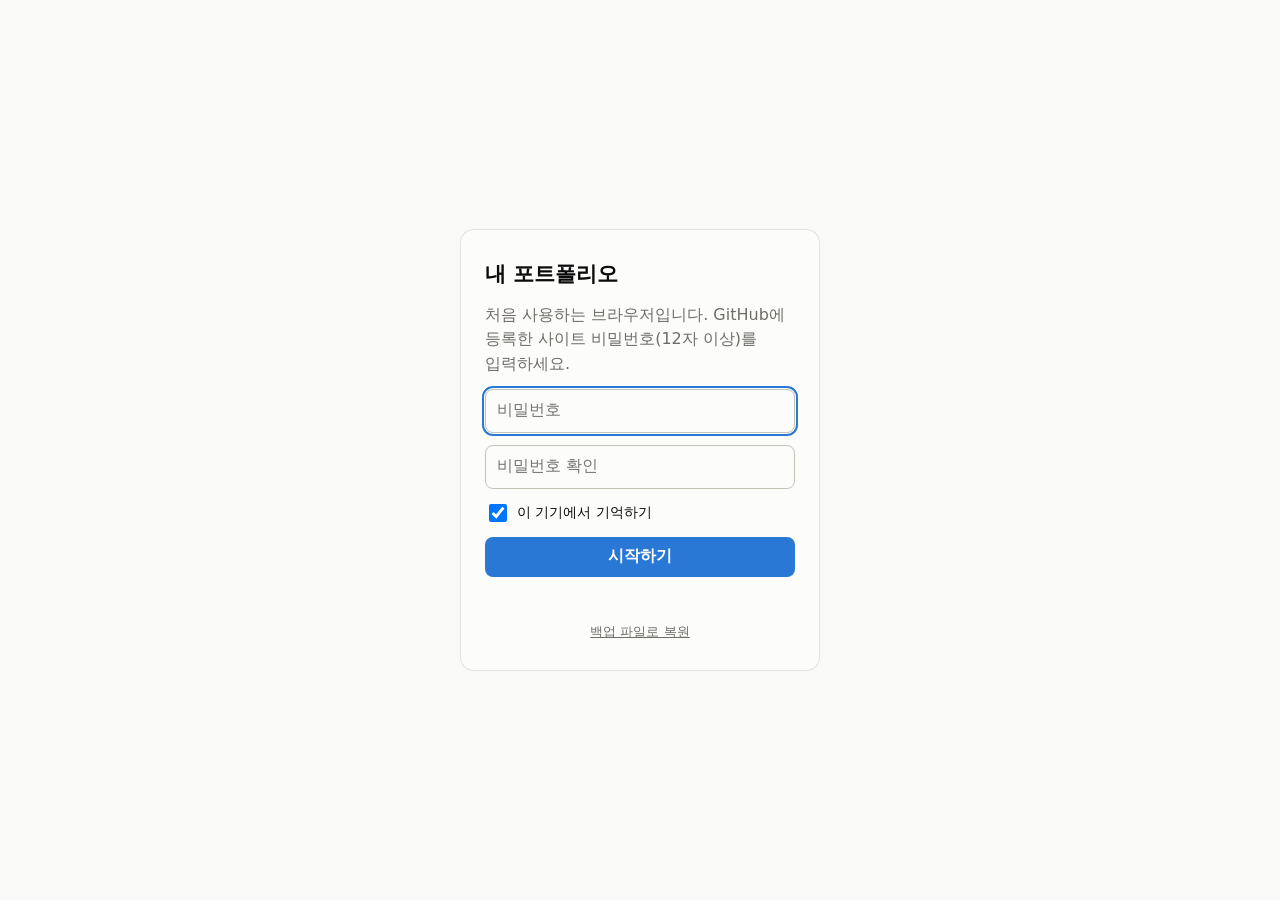
<file: index.html>
<!doctype html>
<html lang="ko">
<head>
<meta charset="utf-8">
<meta name="viewport" content="width=device-width, initial-scale=1, viewport-fit=cover">
<meta name="robots" content="noindex, nofollow">
<meta name="referrer" content="no-referrer">
<meta http-equiv="Content-Security-Policy" content="default-src 'none'; script-src 'self'; style-src 'self' 'unsafe-inline'; img-src 'self' data:; manifest-src 'self'; connect-src 'self' https://scanner.tradingview.com https://api.coinbase.com https://api.github.com https://mdd-live.worship3r.workers.dev; base-uri 'none'; form-action 'none'">
<title>내 포트폴리오</title>
<link rel="icon" href="data:image/svg+xml,%3Csvg xmlns='http://www.w3.org/2000/svg' viewBox='0 0 32 32'%3E%3Crect width='32' height='32' rx='7' fill='%232a78d6'/%3E%3Cpath d='M8 21l5-6 4 3 7-9' stroke='white' stroke-width='2.5' fill='none' stroke-linecap='round' stroke-linejoin='round'/%3E%3C/svg%3E">
<link rel="manifest" href="manifest.webmanifest?v=d44f17c1">
<link rel="apple-touch-icon" href="apple-touch-icon.png">
<meta name="theme-color" content="#f9f9f7">
<meta name="mobile-web-app-capable" content="yes">
<meta name="apple-mobile-web-app-capable" content="yes">
<meta name="apple-mobile-web-app-title" content="포트폴리오">
<link rel="stylesheet" href="styles.css?v=d44f17c1">
</head>
<body>
<section id="lock" class="lock">
  <form id="lockForm" class="lock-card" autocomplete="on" hidden>
    <h1>내 포트폴리오</h1>
    <p id="lockHint" class="muted"></p>
    <input id="pw" type="password" placeholder="비밀번호" autocomplete="current-password" aria-label="비밀번호" required>
    <input id="pw2" type="password" placeholder="비밀번호 확인" autocomplete="new-password" aria-label="비밀번호 확인" hidden>
    <label class="chk"><input id="remember" type="checkbox" checked>이 기기에서 기억하기</label>
    <button id="lockBtn" class="btn primary" type="submit">열기</button>
    <p id="lockErr" class="err" role="alert"></p>
    <label id="restoreWrap" class="linkish" hidden>백업 파일로 복원<input id="restoreFile" type="file" accept=".json,application/json" hidden></label>
  </form>
</section>

<div id="app" hidden>
  <header class="top">
    <div class="top-row">
      <strong class="brand">내 포트폴리오</strong>
      <div class="top-right">
        <span id="fxBadge" class="fx"></span>
        <div class="seg" role="group" aria-label="표시 통화">
          <button data-act="cur" data-v="KRW">₩ 원화</button>
          <button data-act="cur" data-v="USD">$ 달러</button>
        </div>
        <button id="setBtn" class="btn ghost icon-btn" data-act="tab" data-v="set" title="설정" aria-label="설정"><svg viewBox="0 0 24 24" width="19" height="19" aria-hidden="true" fill="none" stroke="currentColor" stroke-width="1.9" stroke-linecap="round" stroke-linejoin="round"><circle cx="12" cy="12" r="3.2"/><path d="M19.4 15a1.7 1.7 0 0 0 .3 1.9l.1.1a2 2 0 1 1-2.8 2.8l-.1-.1a1.7 1.7 0 0 0-1.9-.3 1.7 1.7 0 0 0-1 1.5V21a2 2 0 1 1-4 0v-.1a1.7 1.7 0 0 0-1.1-1.6 1.7 1.7 0 0 0-1.9.3l-.1.1a2 2 0 1 1-2.8-2.8l.1-.1a1.7 1.7 0 0 0 .3-1.9 1.7 1.7 0 0 0-1.5-1H3a2 2 0 1 1 0-4h.1a1.7 1.7 0 0 0 1.6-1.1 1.7 1.7 0 0 0-.3-1.9l-.1-.1a2 2 0 1 1 2.8-2.8l.1.1a1.7 1.7 0 0 0 1.9.3H9a1.7 1.7 0 0 0 1-1.5V3a2 2 0 1 1 4 0v.1a1.7 1.7 0 0 0 1 1.5 1.7 1.7 0 0 0 1.9-.3l.1-.1a2 2 0 1 1 2.8 2.8l-.1.1a1.7 1.7 0 0 0-.3 1.9V9a1.7 1.7 0 0 0 1.5 1H21a2 2 0 1 1 0 4h-.1a1.7 1.7 0 0 0-1.5 1z"/></svg></button>
        <button class="btn ghost" data-act="lock" title="잠그고 이 기기의 기억을 해제합니다">잠금</button>
      </div>
    </div>
    <nav id="tabs" class="tabs" aria-label="메뉴"></nav>
  </header>
  <div id="banner"></div>
  <main id="main"></main>
</div>
<dialog id="dlg"></dialog>
<script src="app.js?v=d44f17c1"></script>
</body>
</html>
</file>
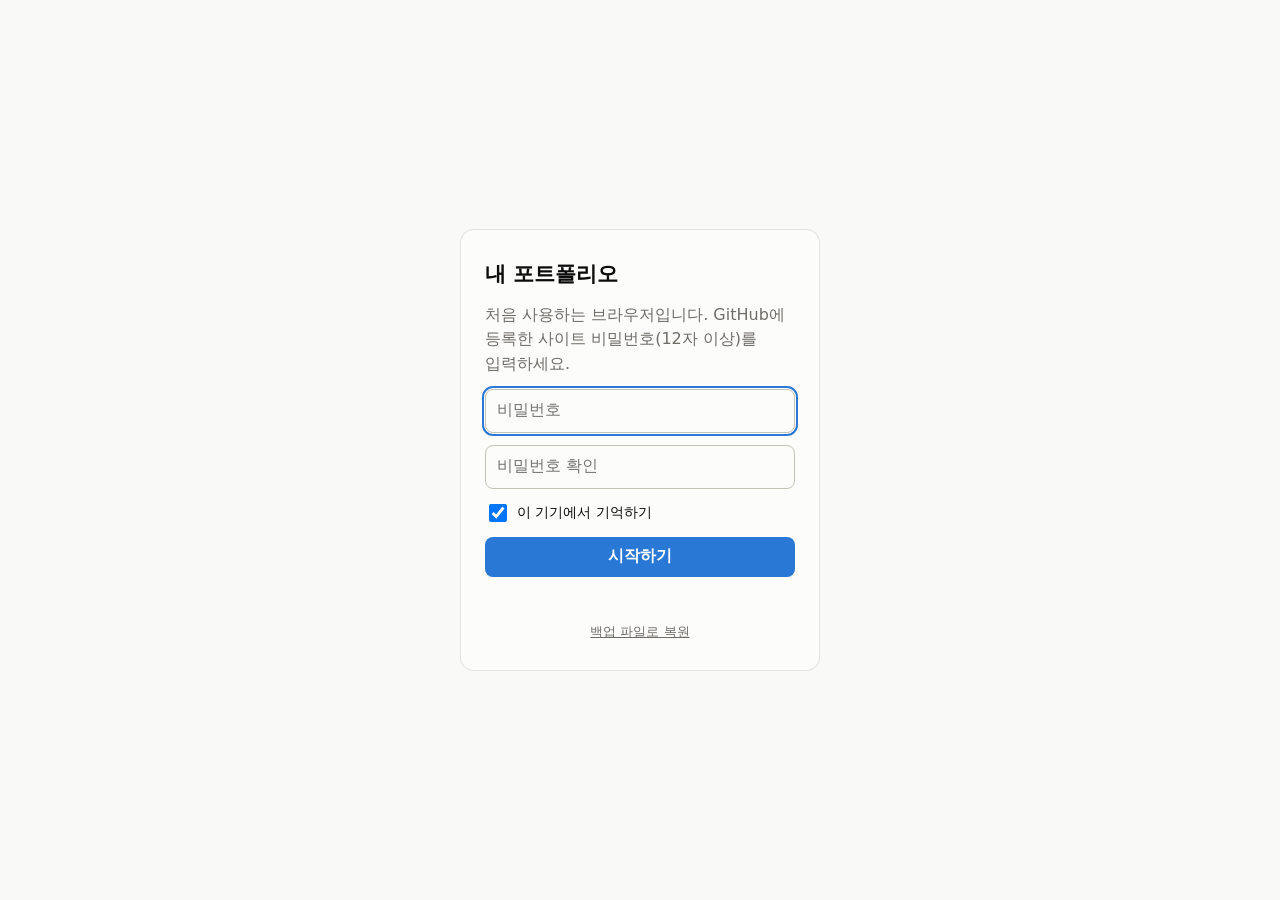
<file: trade/index.html>
<!doctype html>
<html lang="ko">
<head>
<base href="../">
<meta charset="utf-8">
<meta name="viewport" content="width=device-width, initial-scale=1, viewport-fit=cover">
<meta name="robots" content="noindex, nofollow">
<meta name="referrer" content="no-referrer">
<meta http-equiv="Content-Security-Policy" content="default-src 'none'; script-src 'self'; style-src 'self' 'unsafe-inline'; img-src 'self' data:; manifest-src 'self'; connect-src 'self' https://scanner.tradingview.com https://api.coinbase.com https://api.github.com https://mdd-live.worship3r.workers.dev; base-uri 'self'; form-action 'none'">
<title>거래 기록</title>
<link rel="icon" href="data:image/svg+xml,%3Csvg xmlns='http://www.w3.org/2000/svg' viewBox='0 0 32 32'%3E%3Crect width='32' height='32' rx='7' fill='%232a78d6'/%3E%3Cpath d='M8 21l5-6 4 3 7-9' stroke='white' stroke-width='2.5' fill='none' stroke-linecap='round' stroke-linejoin='round'/%3E%3C/svg%3E">
<link rel="manifest" href="trade/manifest.webmanifest?v=d44f17c1">
<link rel="apple-touch-icon" href="apple-touch-icon.png">
<meta name="theme-color" content="#f9f9f7">
<meta name="mobile-web-app-capable" content="yes">
<meta name="apple-mobile-web-app-capable" content="yes">
<meta name="apple-mobile-web-app-title" content="거래 기록">
<link rel="stylesheet" href="styles.css?v=d44f17c1">
</head>
<body>
<section id="lock" class="lock">
  <form id="lockForm" class="lock-card" autocomplete="on" hidden>
    <h1>내 포트폴리오</h1>
    <p id="lockHint" class="muted"></p>
    <input id="pw" type="password" placeholder="비밀번호" autocomplete="current-password" aria-label="비밀번호" required>
    <input id="pw2" type="password" placeholder="비밀번호 확인" autocomplete="new-password" aria-label="비밀번호 확인" hidden>
    <label class="chk"><input id="remember" type="checkbox" checked>이 기기에서 기억하기</label>
    <button id="lockBtn" class="btn primary" type="submit">열기</button>
    <p id="lockErr" class="err" role="alert"></p>
    <label id="restoreWrap" class="linkish" hidden>백업 파일로 복원<input id="restoreFile" type="file" accept=".json,application/json" hidden></label>
  </form>
</section>

<div id="app" hidden>
  <header class="top">
    <div class="top-row">
      <strong class="brand">내 포트폴리오</strong>
      <div class="top-right">
        <span id="fxBadge" class="fx"></span>
        <div class="seg" role="group" aria-label="표시 통화">
          <button data-act="cur" data-v="KRW">₩ 원화</button>
          <button data-act="cur" data-v="USD">$ 달러</button>
        </div>
        <button id="setBtn" class="btn ghost icon-btn" data-act="tab" data-v="set" title="설정" aria-label="설정"><svg viewBox="0 0 24 24" width="19" height="19" aria-hidden="true" fill="none" stroke="currentColor" stroke-width="1.9" stroke-linecap="round" stroke-linejoin="round"><circle cx="12" cy="12" r="3.2"/><path d="M19.4 15a1.7 1.7 0 0 0 .3 1.9l.1.1a2 2 0 1 1-2.8 2.8l-.1-.1a1.7 1.7 0 0 0-1.9-.3 1.7 1.7 0 0 0-1 1.5V21a2 2 0 1 1-4 0v-.1a1.7 1.7 0 0 0-1.1-1.6 1.7 1.7 0 0 0-1.9.3l-.1.1a2 2 0 1 1-2.8-2.8l.1-.1a1.7 1.7 0 0 0 .3-1.9 1.7 1.7 0 0 0-1.5-1H3a2 2 0 1 1 0-4h.1a1.7 1.7 0 0 0 1.6-1.1 1.7 1.7 0 0 0-.3-1.9l-.1-.1a2 2 0 1 1 2.8-2.8l.1.1a1.7 1.7 0 0 0 1.9.3H9a1.7 1.7 0 0 0 1-1.5V3a2 2 0 1 1 4 0v.1a1.7 1.7 0 0 0 1 1.5 1.7 1.7 0 0 0 1.9-.3l.1-.1a2 2 0 1 1 2.8 2.8l-.1.1a1.7 1.7 0 0 0-.3 1.9V9a1.7 1.7 0 0 0 1.5 1H21a2 2 0 1 1 0 4h-.1a1.7 1.7 0 0 0-1.5 1z"/></svg></button>
        <button class="btn ghost" data-act="lock" title="잠그고 이 기기의 기억을 해제합니다">잠금</button>
      </div>
    </div>
    <nav id="tabs" class="tabs" aria-label="메뉴"></nav>
  </header>
  <div id="banner"></div>
  <main id="main"></main>
</div>
<dialog id="dlg"></dialog>
<script src="app.js?v=d44f17c1"></script>
</body>
</html>
</file>
<file: styles.css>
:root{
  color-scheme:light;
  --page:#f9f9f7;--card:#fcfcfb;--ink:#0b0b0b;--ink2:#52514e;--muted:#6f6d68;
  --grid:#e1e0d9;--axis:#c3c2b7;--line:rgba(11,11,11,.10);--wash:rgba(11,11,11,.05);
  --growth:#2a78d6;--dividend:#eb6834;--cash:#1baf7a;
  --up:#d03b3b;--down:#2a78d6;
  --good:#006300;--warn:#8a5a00;--bad:#d03b3b;
  --warn-bg:#fdf3dc;--bad-bg:#fbe9e9;--good-bg:#e6f4e6;
  --c1:#2a78d6;--c2:#eb6834;--c3:#1baf7a;--c4:#eda100;--c5:#e87ba4;--c6:#008300;--c7:#6250d6;--c8:#e34948;
}
@media (prefers-color-scheme:dark){
  :root{
    color-scheme:dark;
    --page:#0d0d0d;--card:#1a1a19;--ink:#f0efec;--ink2:#c3c2b7;--muted:#9a9890;
    --grid:#2c2c2a;--axis:#383835;--line:rgba(255,255,255,.10);--wash:rgba(255,255,255,.07);
    --growth:#3987e5;--dividend:#d95926;--cash:#199e70;
    --up:#e66767;--down:#5598e7;
    --good:#0ca30c;--warn:#fab219;--bad:#e66767;
    --warn-bg:#352a12;--bad-bg:#3a1e1e;--good-bg:#16301a;
    --c1:#3987e5;--c2:#d95926;--c3:#199e70;--c4:#c98500;--c5:#d55181;--c6:#008300;--c7:#9085e9;--c8:#e66767;
  }
}
*{box-sizing:border-box}
html{-webkit-text-size-adjust:100%}
body{margin:0;background:var(--page);color:var(--ink);font:16px/1.55 system-ui,-apple-system,"Segoe UI","Apple SD Gothic Neo","Malgun Gothic",sans-serif;word-break:keep-all}
[hidden]{display:none!important}
h1,h2,h3,p{margin:0}
.muted{color:var(--muted)}.small{font-size:14px}.err{color:var(--bad);min-height:1.5em;font-size:14px}
.up{color:var(--up)}.down{color:var(--down)}
.num{font-variant-numeric:tabular-nums;text-align:right;white-space:nowrap}

.lock{min-height:100dvh;display:grid;place-items:center;padding:16px}
.lock-card{width:min(360px,100%);display:grid;gap:12px;background:var(--card);border:1px solid var(--line);border-radius:14px;padding:28px 24px}
.lock-card h1{font-size:21px}
.linkish{color:var(--muted);font-size:13px;text-align:center;cursor:pointer;text-decoration:underline}
input,select,textarea{width:100%;min-height:44px;padding:8px 11px;border:1px solid var(--axis);border-radius:8px;background:var(--card);color:var(--ink);font:inherit;font-size:16px}
textarea{min-height:88px;resize:vertical}
input:focus-visible,select:focus-visible,textarea:focus-visible,button:focus-visible,a:focus-visible{outline:2px solid var(--accent);outline-offset:1px}

.btn{min-height:40px;padding:0 14px;border-radius:8px;border:1px solid var(--line);background:var(--card);color:var(--ink);font:inherit;font-weight:600;cursor:pointer;white-space:nowrap}
.btn:hover{background:var(--wash)}
.btn.primary{background:var(--accent);border-color:transparent;color:#fff}
.btn.primary:hover{filter:brightness(.94);background:var(--accent)}
.btn.ghost{background:none}
.btn.danger{color:var(--bad)}
.btn.sm{min-height:36px;padding:0 12px;font-size:14px;font-weight:500}
.btn[disabled]{opacity:.55;cursor:wait}

.top{position:sticky;top:0;z-index:20;background:var(--page);border-bottom:1px solid var(--line);padding:10px max(16px,calc((100vw - 1120px)/2)) 0;padding-top:max(10px,env(safe-area-inset-top))}
.top-row{display:flex;justify-content:space-between;align-items:center;gap:10px;flex-wrap:wrap}
.brand{font-size:17px}
.top-right{display:flex;align-items:center;gap:8px;flex-wrap:wrap}
.fx{font-size:14px;color:var(--ink2);font-variant-numeric:tabular-nums}
.fx .dot{display:inline-block;width:7px;height:7px;border-radius:50%;background:var(--muted);margin-right:5px}
.fx .dot.on{background:var(--cash)}
.seg{display:inline-flex;border:1px solid var(--line);border-radius:8px;overflow:hidden;background:var(--card)}
.seg button{min-height:36px;padding:0 11px;border:0;background:none;color:var(--ink2);font:inherit;font-size:14px;cursor:pointer;white-space:nowrap}
.seg button.on{background:var(--ink);color:var(--page);font-weight:600}
@media (max-width:520px){.top-right{width:100%;justify-content:space-between;flex-wrap:nowrap}.fx .pair{display:none}.fx{white-space:nowrap}}
.suggest{display:grid;border:1px solid var(--axis);border-radius:8px;overflow:hidden;margin-top:-6px;max-height:264px;overflow-y:auto}
.suggest button{display:flex;justify-content:space-between;align-items:center;gap:12px;min-height:44px;padding:6px 11px;border:0;border-bottom:1px solid var(--grid);background:var(--card);color:var(--ink);font:inherit;font-size:14px;text-align:left;cursor:pointer}
.suggest button:last-child{border-bottom:0}
.suggest button:hover{background:var(--wash)}
.chart text.val{fill:var(--ink2);font-size:12.5px;font-weight:600;paint-order:stroke;stroke:var(--card);stroke-width:3px;stroke-linejoin:round}
.chart text.total{fill:var(--ink);font-size:17px;font-weight:700}
.stepper{display:inline-flex;align-items:center;gap:2px;font-size:13.5px;white-space:nowrap}
.stepper button{width:36px;height:36px;border:0;border-radius:8px;background:none;color:var(--ink);font:inherit;font-size:20px;line-height:1;cursor:pointer}
.stepper button:hover:not([disabled]){background:var(--wash)}
.stepper button[disabled]{color:var(--axis);cursor:default}
.keys{display:flex;flex-wrap:wrap;gap:4px 14px;margin-top:6px;font-size:14px;color:var(--ink2)}
.key{display:inline-flex;align-items:center;gap:6px}
.key i{display:block;width:14px;height:3px;border-radius:2px}
.key i.area{height:10px;border-radius:3px;opacity:.6}
.donut{display:grid;grid-template-columns:minmax(0,180px) minmax(0,1fr);gap:16px;align-items:center}
.donut .chart svg{max-width:200px;margin:0 auto}
.alloc{list-style:none;margin:0;padding:0;font-size:14.5px}
.alloc li{display:flex;align-items:center;gap:8px;padding:5px 0;border-bottom:1px solid var(--grid)}
.alloc li:last-child{border-bottom:0}
.alloc i{width:10px;height:10px;border-radius:3px;flex:none}
.alloc .n{flex:1;min-width:0;overflow:hidden;text-overflow:ellipsis;white-space:nowrap}
.movers{display:grid;grid-template-columns:repeat(2,minmax(0,1fr));gap:12px 24px}
@media (max-width:699px){.movers{grid-template-columns:minmax(0,1fr)}}
.mover-title{font-size:14.5px;font-weight:600;color:var(--ink2);margin-bottom:2px}
.mover-rank{width:22px;padding-right:0;color:var(--muted);font-variant-numeric:tabular-nums}
.acct-bar{max-width:100%;overflow-x:auto;scrollbar-width:none}
.acct-bar::-webkit-scrollbar{display:none}
.tabs{display:flex;gap:2px;overflow-x:auto;margin-top:6px;scrollbar-width:none}
.tabs::-webkit-scrollbar{display:none}
.tabs button{padding:9px 12px;border:0;background:none;color:var(--ink2);font:inherit;cursor:pointer;border-bottom:2px solid transparent;white-space:nowrap}
.tabs button.on{color:var(--ink);font-weight:700;border-color:var(--ink)}

main{max-width:1152px;margin:0 auto;padding:16px 16px 56px;display:grid;gap:14px}
#banner{max-width:1152px;margin:0 auto;padding:0 16px}
.notice{margin-top:12px;padding:10px 13px;border-radius:9px;font-size:14px;background:var(--warn-bg);display:flex;gap:10px;justify-content:space-between;align-items:center;flex-wrap:wrap}
.grid{display:grid;gap:14px;grid-template-columns:repeat(12,minmax(0,1fr))}
.c12{grid-column:span 12}.c8{grid-column:span 8}.c7{grid-column:span 7}.c6{grid-column:span 6}.c5{grid-column:span 5}.c4{grid-column:span 4}
/* 폴드8 펼침(4:3): 두 열 사이 간격이 화면 중앙 접힘선에 오도록 같은 너비로 나눕니다. */
@media (min-width:700px) and (max-width:1180px){.c8,.c7,.c6,.c5,.c4{grid-column:span 6}}
@media (max-width:699px){.c8,.c7,.c6,.c5,.c4{grid-column:span 12}}
@media (min-width:700px){.hero{display:flex;justify-content:space-between;align-items:flex-end;gap:12px 24px;flex-wrap:wrap}.hero .hero-sub{margin-top:0}}
@media (min-width:900px){
  .top{display:flex;align-items:center;gap:14px;padding-top:6px}
  .top-row{display:contents}
  .brand{order:1;white-space:nowrap}
  .tabs{order:2;flex:1;min-width:0;margin-top:0}
  .top-right{order:3;flex-wrap:nowrap}
}
@media (min-width:900px) and (max-width:1080px){.fx .pair,.fx .muted{display:none}.tabs button{padding:9px 9px}}
/* 폴드8 닫힘(16:10): 폭은 넓고 높이가 낮아 상단과 카드를 압축합니다. */
@media (max-width:520px){
  .brand{display:none}
  .top{padding:6px 12px 0}
  .tabs{margin-top:2px;justify-content:space-between}
  .tabs button{padding:8px 6px;font-size:15px}
  main{padding:10px 12px 40px;gap:10px}
  #banner{padding:0 12px}
  .notice{margin-top:10px;padding:8px 11px;font-size:14px}
  .grid{gap:10px}
  .card{padding:13px}
  .card-head{margin-bottom:9px}
  .table-wrap{margin:0 -13px;padding:0 13px}
  .hero-val{font-size:30px}
  .hero-sub{gap:3px 14px;margin-top:6px;font-size:13px}
  .stat .v{font-size:18px}
  .bigpct{font-size:28px}
  .meter{margin:26px 0 6px}
  .stat-row{gap:9px 12px;grid-template-columns:repeat(2,minmax(0,1fr))}
  table{font-size:14.5px}
  th{padding:5px 6px}td{padding:8px 6px}
  .hide-s{display:none}
  .donut{grid-template-columns:minmax(0,140px) minmax(0,1fr);gap:10px}
  .alloc li{padding:4px 0}
  .months{grid-template-columns:repeat(2,minmax(0,1fr));gap:8px}
}
.card{background:var(--card);border:1px solid var(--line);border-radius:12px;padding:16px;min-width:0}
.card h2{font-size:17px;font-weight:700}
.card-head{display:flex;justify-content:space-between;align-items:center;gap:10px;flex-wrap:wrap;margin-bottom:12px}
.hero-val{font-size:clamp(30px,6vw,42px);font-weight:700;letter-spacing:-.02em;line-height:1.15;margin-top:2px}
.hero-sub{display:flex;gap:18px;flex-wrap:wrap;margin-top:8px;font-size:14px}
.stat-row{display:grid;grid-template-columns:repeat(auto-fit,minmax(112px,1fr));gap:12px}
.stat .k{font-size:14px;color:var(--muted)}
.stat .v{font-size:21px;font-weight:700;line-height:1.3}
.stat .s{font-size:13.5px;color:var(--muted)}
.badge{display:inline-flex;align-items:center;gap:5px;padding:3px 9px;border-radius:99px;font-size:14px;font-weight:700}
.badge.good{background:var(--good-bg);color:var(--good)}
.badge.warn{background:var(--warn-bg);color:var(--warn)}
.badge.bad{background:var(--bad-bg);color:var(--bad)}

.bigpct{font-size:34px;font-weight:700;line-height:1.1}
.meter{position:relative;height:14px;background:var(--wash);border-radius:7px;margin:30px 0 8px}
.meter>i{position:absolute;left:0;top:0;bottom:0;border-radius:7px;background:var(--cash)}
.tick{position:absolute;top:-6px;bottom:-6px;width:2px;background:var(--ink)}
.tick b{position:absolute;bottom:100%;left:50%;transform:translateX(-50%);font-size:13px;font-weight:500;color:var(--ink2);white-space:nowrap;padding-bottom:1px}
.stack{display:flex;gap:2px;height:22px;margin:4px 0 10px}
.stack>i{display:block;min-width:2px;height:100%}
.stack>i:first-child{border-radius:5px 0 0 5px}.stack>i:last-child{border-radius:0 5px 5px 0}.stack>i:only-child{border-radius:5px}
.legend{display:flex;flex-direction:column;gap:6px;font-size:15px}
.legend div{display:flex;align-items:center;gap:8px}
.legend .sw{width:10px;height:10px;border-radius:3px;flex:none}
.legend .n{flex:1}
.legend .p{color:var(--ink2)}

.chart{position:relative;width:100%;touch-action:pan-y}
.chart svg{display:block;width:100%;overflow:visible}
.chart text{font-size:13px;fill:var(--muted);font-variant-numeric:tabular-nums}
.tip{position:absolute;pointer-events:none;background:var(--ink);color:var(--page);padding:5px 9px;border-radius:7px;font-size:13px;white-space:nowrap;z-index:5;opacity:0;line-height:1.4}
.controls{display:flex;gap:8px;flex-wrap:wrap;align-items:center}

.table-wrap{overflow-x:auto;margin:0 -16px;padding:0 16px}
table{width:100%;border-collapse:collapse;font-size:15px}
th{font-size:13.5px;font-weight:500;color:var(--muted);text-align:left;padding:6px 8px;border-bottom:1px solid var(--axis);white-space:nowrap}
th.num{text-align:right}
td{padding:9px 8px;border-bottom:1px solid var(--grid);vertical-align:middle}
tr.click{cursor:pointer}
tr.click:hover td{background:var(--wash)}
.tkr{font-weight:700}
.sub{display:block;font-size:13.5px;color:var(--muted);font-weight:400}
.pill{display:inline-flex;align-items:center;gap:5px;font-size:13.5px;color:var(--ink2);white-space:nowrap}
.pill i{width:8px;height:8px;border-radius:2px;display:block}

.months{display:grid;grid-template-columns:repeat(auto-fill,minmax(164px,1fr));gap:10px}
.month{border:1px solid var(--line);border-radius:10px;padding:11px 12px;min-height:96px}
.month.now{border-color:var(--ink)}
.month .m{display:flex;justify-content:space-between;align-items:baseline;font-weight:700}
.month ul{list-style:none;margin:6px 0 0;padding:0;font-size:14px}
.month li{display:flex;justify-content:space-between;gap:8px;padding:1px 0;color:var(--ink2)}
.chk{display:inline-flex;align-items:center;gap:7px;font-size:14px;cursor:pointer}
.chk input{width:18px;height:18px;min-height:0}
.targets{display:grid;grid-template-columns:repeat(3,minmax(0,1fr));gap:10px}
.field-l{display:block;font-size:14px;color:var(--ink2);margin-bottom:4px}
.empty{padding:34px 16px;text-align:center;color:var(--ink2);display:grid;gap:12px;justify-items:center}

dialog{width:min(480px,calc(100vw - 24px));max-height:calc(100dvh - 24px);border:1px solid var(--line);border-radius:14px;background:var(--card);color:var(--ink);padding:0}
dialog::backdrop{background:rgba(0,0,0,.45)}
.dlg-form{display:grid;gap:12px;padding:20px}
.dlg-form h3{font-size:17px}
.dlg-form .hint{font-size:13.5px;color:var(--muted);margin-top:3px}
.dlg-two{display:grid;grid-template-columns:1fr 1fr;gap:10px}
.dlg-actions{display:flex;gap:8px;justify-content:flex-end;margin-top:4px}
.dlg-actions .left{margin-right:auto}

/* 한눈에: 총자산·오늘 수익 */
.hero-top{display:flex;justify-content:space-between;align-items:flex-end;gap:10px 20px;flex-wrap:wrap}
.today{text-align:right}
.today-val{font-size:clamp(24px,5vw,32px);font-weight:700;line-height:1.15}
.chips{display:grid;grid-template-columns:repeat(5,minmax(0,1fr));gap:8px;margin-top:12px}
.chip{background:var(--wash);border-radius:9px;padding:7px 9px;display:flex;flex-direction:column;min-width:0}
.chip .k{font-size:13px;color:var(--muted)}
.chip b{font-size:16px;white-space:nowrap;overflow:hidden;text-overflow:ellipsis}
.chip span:not(.k){font-size:13px}
.cash-top{display:flex;align-items:center;gap:16px;flex-wrap:wrap}
.cash-facts{display:grid;gap:2px;flex:1;min-width:180px}
.cash-facts div{display:flex;justify-content:space-between;gap:10px}
.sub-h{font-size:15px;font-weight:700;margin:14px 0 4px}
.split{display:grid;grid-template-columns:repeat(3,minmax(0,1fr));gap:8px;margin-bottom:10px}
.split div{background:var(--wash);border-radius:9px;padding:7px 9px;display:flex;flex-direction:column;min-width:0}
.split b{font-size:15.5px;white-space:nowrap;overflow:hidden;text-overflow:ellipsis}
.toplist{list-style:none;margin:0;padding:0;font-size:15px}
.toplist li{display:flex;align-items:center;gap:10px;padding:8px 0;border-bottom:1px solid var(--grid)}
.toplist li:last-child{border-bottom:0}
.toplist li.click{cursor:pointer}
.toplist .n{flex:1;min-width:0;overflow:hidden;text-overflow:ellipsis;white-space:nowrap}
.toplist .n small,.srow .n small{display:block;font-size:13px;color:var(--muted)}
.toplist .num{min-width:58px}
/* 섹터 비중 */
.kinds{margin:2px 0 10px}
.sectors{display:grid;gap:6px}
.srow{display:grid;grid-template-columns:minmax(0,7.5em) minmax(0,1fr) 3.6em;align-items:center;gap:8px;font-size:14.5px}
.srow .n{overflow:hidden;text-overflow:ellipsis;white-space:nowrap}
.srow .n small{display:inline;margin-left:4px}
.srow.hot .n{font-weight:700;color:var(--bad)}
.sbar{position:relative;height:12px;background:var(--wash);border-radius:6px}
.sbar i{position:absolute;left:0;top:0;bottom:0;border-radius:6px}
.sbar em{position:absolute;top:-4px;bottom:-4px;width:2px;background:var(--ink)}
.notice.danger{background:var(--bad-bg);color:var(--bad)}
.t-short{display:none}
@media (max-width:699px){.chips{grid-template-columns:repeat(3,minmax(0,1fr))}}
@media (max-width:420px){
  .t-long{display:none}.t-short{display:inline}
  .chips{grid-template-columns:repeat(2,minmax(0,1fr))}
  .chip:first-child{grid-column:span 2}
  .split{grid-template-columns:1fr}
  .split div{flex-direction:row;justify-content:space-between;align-items:baseline}
  .today{text-align:left}
}
@media (max-width:520px){.hide-xs{display:none}table{font-size:14px}th,td{padding-left:5px;padding-right:5px}}
.movers.one{grid-template-columns:minmax(0,1fr)}

/* 배당 월별 카드: 이름은 한 줄로 줄이고 금액은 오른쪽 고정 */
.months{grid-template-columns:repeat(auto-fill,minmax(200px,1fr))}
.month{min-width:0}
.month li{display:grid;grid-template-columns:minmax(0,1fr) auto;gap:8px;align-items:baseline}
.month li .n{overflow:hidden;text-overflow:ellipsis;white-space:nowrap}
.month li.more{display:block;color:var(--muted)}
.msplit{display:flex;flex-wrap:wrap;gap:2px 12px;margin-top:4px;font-size:13px;color:var(--ink2)}
.msplit span{display:inline-flex;align-items:center;gap:5px}
.msplit i{width:9px;height:9px;border-radius:2px;display:block}
@media (max-width:520px){.months{grid-template-columns:minmax(0,1fr)}}

/* 종류 목표 */
.kind-goals{display:grid;grid-template-columns:repeat(2,minmax(0,1fr));gap:6px 14px;margin:2px 0 12px;font-size:14.5px}
.kg{display:flex;align-items:baseline;gap:6px;min-width:0;white-space:nowrap}
.kg .key{min-width:4.2em}
.kg .muted{font-size:13px}
.warn-t{color:var(--warn);font-size:13px;font-weight:700}
.bad-t{color:var(--bad);font-size:13px;font-weight:700}
.good-t{color:var(--good);font-size:13px;font-weight:700}
.targets.four{grid-template-columns:repeat(4,minmax(0,1fr))}
@media (max-width:420px){.targets.four{grid-template-columns:repeat(2,minmax(0,1fr))}.kind-goals{grid-template-columns:minmax(0,1fr)}}

/* 시장 점수 */
.mscore-line{display:flex;justify-content:space-between;align-items:baseline;gap:4px 12px;flex-wrap:wrap;background:var(--wash);border-radius:9px;padding:7px 10px;margin:-2px 0 4px;font-size:15px}
.mscore-parts{margin-bottom:8px}
.targets.five{grid-template-columns:repeat(5,minmax(0,1fr))}
@media (max-width:699px){.targets.five{grid-template-columns:repeat(2,minmax(0,1fr))}}

.over-list{display:flex;flex-direction:column;gap:2px;margin-top:10px;padding:8px 10px;border-radius:9px;background:var(--bad-bg);font-size:14.5px}
.over-list>b{color:var(--bad)}

.limit-chips{display:flex;flex-wrap:wrap;align-items:center;gap:6px;margin-top:10px;font-size:14px}
.limit-chips .lc{background:var(--wash);border-radius:99px;padding:3px 10px;white-space:nowrap}
.limit-chips .btn{margin-left:auto}

/* v3: 칩 한 줄 · 좁은 화면은 첫 칩 한 줄 + 기간 4칸 한 줄 */
.chip b small{font-size:13px;font-weight:600;margin-left:2px}
.show-s{display:none}
@media (max-width:699px){.chips{grid-template-columns:repeat(4,minmax(0,1fr))}.chip:first-child{grid-column:span 4}}
@media (max-width:420px){.chips{grid-template-columns:repeat(4,minmax(0,1fr));gap:6px}.chip:first-child{grid-column:span 4;flex-direction:row;align-items:baseline;justify-content:space-between}.chip{padding:6px 7px}.chip b{font-size:15px}.chip span:not(.k){font-size:12px}}
@media (max-width:520px){.show-s{display:inline}}
@media (max-width:420px){.hero-top{align-items:flex-end}.hero-top .hero-val{font-size:26px}.today{text-align:right;margin-left:auto}.today-val{font-size:19px}}
@media (min-width:700px){.chips{grid-template-columns:repeat(6,minmax(0,1fr))}.chip:first-child{grid-column:span 2}}
.kind-goals{gap:6px 10px}.kg{gap:4px}.kg .key{min-width:3.6em}

/* v4: 수익률 줄은 % 옆에 금액. 자르지 않고 모자라면 금액만 다음 줄로 */
.ret-strip .chip b{white-space:normal;overflow:visible;font-size:15px}
.ret-strip .chip b small{white-space:nowrap;display:inline-block}
@media (min-width:700px){.ret-strip{grid-template-columns:1.5fr repeat(4,minmax(0,1fr))}.ret-strip .chip:first-child{grid-column:auto}}
@media (max-width:699px){.ret-strip{grid-template-columns:repeat(2,minmax(0,1fr))}.ret-strip .chip:first-child{grid-column:span 2}}

/* v4d: 시장 점수 (MDD 대시보드와 같은 단계 색) */
:root{--lvw:#fff3c4;--hot1:#ffe58a;--hot2:#ffb866;--hot3:#ef7d73}
@media (prefers-color-scheme:dark){:root{--lvw:#3a3214;--hot1:#5a4708;--hot2:#7a4a12;--hot3:#9b3a33}}
.mscore-line{align-items:center}
.mscore-line.lvw{background:var(--lvw)}.mscore-line.lv1{background:var(--hot1)}.mscore-line.lv2{background:var(--hot2)}.mscore-line.lv3{background:var(--hot3)}
.mscore-line.lv0{background:var(--wash)}
.mscore-line .sc-l{display:flex;align-items:center;gap:6px;flex-wrap:wrap}
.mscore-line .sc-n{font-size:19px;font-weight:800;line-height:1;font-variant-numeric:tabular-nums}
.mscore-line .sc-n small{font-size:12px;font-weight:600;color:var(--ink2);margin-left:1px}
.sc-bar{display:inline-flex;gap:2px}
.sc-bar i{width:7px;height:6px;border-radius:2px;background:var(--axis)}
.sc-bar i.on{background:var(--good)}
.pill-buy{font-size:11px;font-weight:700;line-height:14px;border:1px solid currentColor;border-radius:4px;padding:0 3px;color:var(--ink2)}
.lv-sw{display:inline-block;width:10px;height:10px;border-radius:3px;margin-right:5px;vertical-align:-1px;border:1px solid var(--line)}
.lv-sw.lv0{background:var(--card)}.lv-sw.lvw{background:var(--lvw)}.lv-sw.lv1{background:var(--hot1)}.lv-sw.lv2{background:var(--hot2)}.lv-sw.lv3{background:var(--hot3)}
@media (max-width:420px){.mscore-line .pill-buy{display:none}.sc-bar i{width:6px;height:5px}}

.mscore-chip{display:inline-flex;align-items:center;gap:5px;font-size:13.5px;border-radius:99px;padding:3px 10px;background:var(--wash);white-space:nowrap}
.mscore-chip b{font-size:15px}
.mscore-chip.lvw{background:var(--lvw)}.mscore-chip.lv1{background:var(--hot1)}.mscore-chip.lv2{background:var(--hot2)}.mscore-chip.lv3{background:var(--hot3)}

.targets.two{grid-template-columns:repeat(2,minmax(0,1fr))}

.limit-chips{flex-wrap:nowrap;gap:5px;font-size:13.5px}
.limit-chips .lc{padding:3px 8px}
@media (max-width:420px){.limit-chips{gap:4px;font-size:13px}.limit-chips>.muted{display:none}.limit-chips .lc{padding:2px 6px}.limit-chips .btn{padding:4px 8px}}
.limit-chips{width:100%;border:0;background:none;padding:0;font-family:inherit;font-size:13.5px;color:inherit;text-align:left;cursor:pointer}
.limit-chips .go{margin-left:auto;font-size:20px;line-height:1;color:var(--muted);padding:0 2px}
@media (max-width:420px){.limit-chips>.muted{display:none}.limit-chips{gap:4px;font-size:13px}.limit-chips .lc{padding:2px 5px;letter-spacing:-.2px}.limit-chips .go{font-size:17px;padding:0}}

/* v6: 종류 막대(세로선=목표), 섹터 더 보기 */
.krows .srow{grid-template-columns:4.6em minmax(0,1fr) 5.6em 2.4em}
.krows .n{display:flex;align-items:center;gap:5px}
.kd{width:9px;height:9px;border-radius:2px;flex:none}
.krows .num small{font-size:12px}
.krows .warn-t,.krows .bad-t,.krows .good-t{text-align:right}
.more-btn{display:block;width:100%;margin-top:8px;padding:6px;border:1px dashed var(--line);border-radius:8px;background:none;color:var(--ink2);font:inherit;font-size:14px;cursor:pointer}

/* v6d: 파스텔 막대 */
:root{--p-dividend:#f5b896;--p-index:#9cc3ef;--p-sector:#f3d27c;--p-single:#bab1ee;--p-bar:#9cc3ef;--p-hot:#f2a0a0;--p-cash:#8fd6b6}
@media (prefers-color-scheme:dark){:root{--p-dividend:#c98a6c;--p-index:#6f97c7;--p-sector:#c4a352;--p-single:#8d84c9;--p-bar:#6f97c7;--p-hot:#c77777;--p-cash:#5fae8c}}
.meter i{background:var(--p-cash)}

/* v6e: 차트 파스텔 */
:root{--p-up:#ee9c9c;--p-down:#91bbea;--p-line:#6fa3e0;--pc1:#9cc3ef;--pc2:#f5b896;--pc3:#8fd6b6;--pc4:#f3d27c;--pc5:#f2b3cc;--pc6:#a9d89f;--pc7:#bab1ee;--pc8:#f2a0a0}
@media (prefers-color-scheme:dark){:root{--p-up:#c77777;--p-down:#6f97c7;--p-line:#7fa9dc;--pc1:#6f97c7;--pc2:#c98a6c;--pc3:#5fae8c;--pc4:#c4a352;--pc5:#c28aa2;--pc6:#7fae78;--pc7:#8d84c9;--pc8:#c77777}}

/* v6f: 차트 기본색도 파스텔 (선이 보이도록 조금 진한 파스텔) */
:root{--accent:#2a78d6;--growth:#7fb0e8;--dividend:#f2a47e;--cash:#6fcaa2;
  --c1:#7fb0e8;--c2:#f2a47e;--c3:#6fcaa2;--c4:#efc764;--c5:#eea3c0;--c6:#8fcc84;--c7:#a79ee8;--c8:#ee8f8f}
@media (prefers-color-scheme:dark){:root{--accent:#3987e5;--growth:#6f97c7;--dividend:#c98a6c;--cash:#5fae8c;
  --c1:#6f97c7;--c2:#c98a6c;--c3:#5fae8c;--c4:#c4a352;--c5:#c28aa2;--c6:#7fae78;--c7:#8d84c9;--c8:#c77777}}

/* v6g: 팔레트 한 벌 — 블루 · 테라코타 · 틸 · 머스터드 · 로즈 · 올리브 · 바이올렛 · 코랄 */
:root{
  --c1:#5477d6;--c2:#e07a5f;--c3:#3aa690;--c4:#dfae45;--c5:#d77a9c;--c6:#7fa65a;--c7:#8a7bd6;--c8:#d9645f;
  --growth:var(--c1);--dividend:var(--c2);--cash:var(--c3);
  --p-index:var(--c1);--p-dividend:var(--c2);--p-sector:var(--c4);--p-single:var(--c7);
  --p-bar:#7f9be0;--p-hot:#dd6b66;--p-cash:var(--c3);--p-line:var(--c1);--p-up:#dc6a66;--p-down:#5b86d8;
  --pc1:var(--c1);--pc2:var(--c2);--pc3:var(--c3);--pc4:var(--c4);--pc5:var(--c5);--pc6:var(--c6);--pc7:var(--c7);--pc8:var(--c8);
}
@media (prefers-color-scheme:dark){:root{
  --c1:#7393e6;--c2:#e8907a;--c3:#4fbea8;--c4:#e5bd5c;--c5:#e391b0;--c6:#94bb6e;--c7:#a194e8;--c8:#e57b76;
  --p-bar:#8aa5e8;--p-hot:#e57b76;--p-up:#e57b76;--p-down:#7393e6;
}}

/* v6h: 네이비·골드·틸·코랄 팔레트 */
:root{
  --c1:#34507f;--c2:#e3a93b;--c3:#2a9d8f;--c4:#e76f51;--c5:#7b5ea7;--c6:#8ab6d6;--c7:#a3bf9b;--c8:#d49a9a;
  --growth:#34507f;--dividend:#e3a93b;--cash:#8fb996;
  --p-index:#34507f;--p-dividend:#e3a93b;--p-sector:#2a9d8f;--p-single:#e76f51;
  --p-bar:#6f8fbf;--p-hot:#e76f51;--p-cash:#8fb996;--p-line:#34507f;--p-up:#e76f51;--p-down:#4f74ad;
}
@media (prefers-color-scheme:dark){:root{
  --c1:#7f9fd1;--c2:#ebc05e;--c3:#3fb8a8;--c4:#f08a6c;--c5:#a68bd3;--c6:#9cc7e4;--c7:#adc9a5;--c8:#e0b0b0;
  --growth:#7f9fd1;--dividend:#ebc05e;--cash:#8fbf99;
  --p-index:#7f9fd1;--p-dividend:#ebc05e;--p-sector:#3fb8a8;--p-single:#f08a6c;
  --p-bar:#8ca8d6;--p-hot:#f08a6c;--p-cash:#8fbf99;--p-line:#7f9fd1;--p-up:#f08a6c;--p-down:#7f9fd1;
}}

/* v6i: 배당 그래프 부드러운 톤 (같은 골드·네이비 계열) */
:root{--div-free:#f0cf8a;--div-pen:#a7b8d8}
@media (prefers-color-scheme:dark){:root{--div-free:#c9a656;--div-pen:#7286ae}}

/* v6j: 밝고 산뜻한 팔레트 */
:root{
  --c1:#4a8ff7;--c2:#f5a524;--c3:#3cc48d;--c4:#f2647a;--c5:#9b7bf7;--c6:#2bb9d4;--c7:#9ad14b;--c8:#f27db5;
  --growth:#4a8ff7;--dividend:#f5a524;--cash:#3cc48d;
  --p-index:#4a8ff7;--p-dividend:#f5a524;--p-sector:#2bb9d4;--p-single:#9b7bf7;
  --p-bar:#7fb0f9;--p-hot:#f2647a;--p-cash:#3cc48d;--p-line:#4a8ff7;--p-up:#f2647a;--p-down:#4a8ff7;
  --div-free:#fcd283;--div-pen:#a9c8fb;
}
@media (prefers-color-scheme:dark){:root{
  --c1:#6aa4fa;--c2:#f7b445;--c3:#4fd19f;--c4:#f57d90;--c5:#ad92f9;--c6:#4cc8e0;--c7:#a9dc63;--c8:#f594c3;
  --growth:#6aa4fa;--dividend:#f7b445;--cash:#4fd19f;
  --p-index:#6aa4fa;--p-dividend:#f7b445;--p-sector:#4cc8e0;--p-single:#ad92f9;
  --p-bar:#7fb0f9;--p-hot:#f57d90;--p-cash:#4fd19f;--p-line:#6aa4fa;--p-up:#f57d90;--p-down:#6aa4fa;
  --div-free:#d9a94a;--div-pen:#6f93cf;
}}

/* v6k: 밝은 톤 */
:root{
  --c1:#6ea8fa;--c2:#ffbd4a;--c3:#5ad3a3;--c4:#ff8297;--c5:#b39cfb;--c6:#55cde5;--c7:#b2e070;--c8:#f7a0cb;
  --growth:#6ea8fa;--dividend:#ffbd4a;--cash:#5ad3a3;
  --p-index:#6ea8fa;--p-dividend:#ffbd4a;--p-sector:#55cde5;--p-single:#b39cfb;
  --p-bar:#9cc4fb;--p-hot:#ff8297;--p-cash:#5ad3a3;--p-line:#5b9cf8;--p-up:#ff8297;--p-down:#6ea8fa;
  --div-free:#ffdc96;--div-pen:#bcd4fd;
}

/* v7: 주문 종류 고르기 */
.kind-pick{display:flex;flex-wrap:wrap;align-items:center;gap:6px}
.kind-pick .kp{display:inline-flex;align-items:center;gap:5px;border:1px solid var(--line);background:var(--card);color:var(--ink2);border-radius:99px;padding:5px 11px;font:inherit;font-size:14px;cursor:pointer}
.kind-pick .kp i{width:9px;height:9px;border-radius:2px;opacity:.35}
.kind-pick .kp.on{background:var(--wash);color:var(--ink);font-weight:700;border-color:var(--ink2)}
.kind-pick .kp.on i{opacity:1}
@media (max-width:420px){.kind-pick>.muted{width:100%}.kind-pick .kp{padding:5px 9px}}

/* 섹터만 피치 (다른 색은 밝은 톤 유지) */
:root{--p-sector:#ffa986}
@media (prefers-color-scheme:dark){:root{--p-sector:#f39b7c}}

/* v9: 설정 버튼 (잠금 옆) */
.icon-btn{display:inline-flex;align-items:center;justify-content:center;padding:0;width:38px;height:38px}
.icon-btn.on{background:var(--ink);color:var(--card);border-color:var(--ink)}
@media (max-width:420px){.fx .muted{display:none}.icon-btn{width:34px;height:34px}.top-right{gap:6px}}

/* v10: 일지 월별·주별 묶음 */
.log-group{border-bottom:1px solid var(--line)}
.log-group:last-child{border-bottom:0}
.log-group>summary{display:flex;align-items:baseline;gap:10px;flex-wrap:wrap;padding:11px 2px;cursor:pointer;list-style:none}
.log-group>summary::-webkit-details-marker{display:none}
.log-group>summary::before{content:'▸';color:var(--muted);font-size:13px;width:12px}
.log-group[open]>summary::before{content:'▾'}
.log-group>summary>span:last-child{margin-left:auto}
.log-group .table-wrap{margin-bottom:10px}

/* v12: 평가손익 · 이번 달 실현 */
@media (min-width:700px){.hero-chips{grid-template-columns:repeat(7,minmax(0,1fr))}}
@media (max-width:699px){.hero-chips .chip:first-child,.hero-chips .chip:nth-child(2){grid-column:span 2;flex-direction:column;align-items:flex-start}}
@media (max-width:420px){.hero-chips .chip:first-child b,.hero-chips .chip:nth-child(2) b{white-space:normal}}

/* v13: 일지 칸 제목 정렬 */
th.sortable{cursor:pointer;user-select:none;white-space:nowrap}
th.sortable:hover{color:var(--ink)}
th.sortable.on{color:var(--ink);font-weight:700}
@media (max-width:420px){.log-group th,.log-group td{padding-left:4px;padding-right:4px}.log-group .btn.sm{padding:4px 7px;font-size:13px}.log-group td:first-child{white-space:nowrap}}

/* v18: 실현손익 배지 */
.rl{display:inline-block;margin-top:3px;padding:1px 7px;border-radius:99px;font-size:12.5px;font-weight:700;white-space:nowrap}
.rl.up{background:var(--bad-bg);color:var(--up)}
.rl.down{background:#e7effb;color:var(--down)}
@media (prefers-color-scheme:dark){.rl.down{background:#1d2b40}}
.rl{display:block;width:fit-content;margin-left:auto}
@media (max-width:420px){.rl{white-space:normal;font-size:11.5px;padding:1px 6px;line-height:1.35}}

/* v20: 한 칸에 카드 두 개 쌓기 (평가액 + 실현손익) */
.col-stack{display:flex;flex-direction:column;gap:inherit;min-width:0}
.col-stack>.card{margin:0}
@media (max-width:699px){.col-stack{grid-column:span 12}}

/* v21: 도넛 색 추가 */
:root{--pc9:#ffa986;--pc10:#4fbfb0;--pc11:#e3c25e;--pc12:#c49de0}
.col-stack>.card:last-child{flex:1 1 auto;display:flex;flex-direction:column}
.col-stack>.card:last-child>.chart{flex:1 1 auto}

/* v21b: 접은 화면은 도넛 위, 목록 아래 (이름 잘림 방지) */
@media (max-width:420px){.donut{grid-template-columns:minmax(0,1fr);gap:8px}.donut .chart{max-width:190px;margin:0 auto;width:100%}}

/* v23b: 종류 막대 최대선(빨강), 칩 제목 한 줄 */
.sbar em.lim{background:var(--bad);opacity:.85}
.lg-t{color:var(--ink);font-weight:900}.lg-l{color:var(--bad);font-weight:900}
.limit-chips>.muted{white-space:nowrap}

/* v27: 한눈에 배당 범위 버튼 */
.div-scope{display:flex;align-items:center;gap:10px;margin:12px 0 2px}

/* v27b: 배당 카드 제목 옆 자세히, 이번 달 배당 강조 */
.h-with-btn{display:flex;align-items:center;gap:8px}
.h-with-btn .btn{font-weight:500}
.split.four-split{grid-template-columns:repeat(2,minmax(0,1fr))}
.now-div{background:var(--warn-bg)!important}
.now-div span{color:var(--warn)}
@media (max-width:420px){.split.four-split{grid-template-columns:1fr}}

/* v31: 옆 카드 높이에 맞춰 차트 채우기 */
@media (min-width:700px){.fill-card{display:flex;flex-direction:column}.fill-card>.chart{flex:1 1 auto;min-height:220px}}

/* v32: 종류 목표 저장 줄 */
.kt-bar{display:flex;align-items:center;justify-content:space-between;gap:10px;margin-top:8px}
.kt-bar .btn[disabled]{opacity:.45;cursor:not-allowed}

/* v32b: 접은 화면에서 3칸 입력 줄은 2칸으로 */
@media (max-width:420px){.targets:not(.two):not(.four):not(.five){grid-template-columns:repeat(2,minmax(0,1fr))}}

/* v34: 주문 표 고치기 */
.order-t .qty-in{width:5.2em;padding:4px 6px;text-align:right;font:inherit}
.order-t .side-btn{border:0;background:none;font:inherit;font-weight:700;cursor:pointer;padding:2px 0}
.order-t .del-btn{border:0;background:none;color:var(--muted);font-size:15px;cursor:pointer;padding:2px 6px}
.order-t .del-btn:hover{color:var(--bad)}
.order-foot{display:flex;align-items:center;gap:8px;flex-wrap:wrap;margin-top:10px}
.order-foot select{font:inherit;padding:5px 8px;border:1px solid var(--line);border-radius:8px;background:var(--card);color:inherit;max-width:12em}
.order-foot>span{margin-right:auto}
@media (max-width:420px){.order-t .qty-in{width:3.9em}.order-t th,.order-t td{padding-left:3px;padding-right:3px}.order-t .del-btn{padding:2px 3px}}

/* v38: 섹터 보기 전환·빅테크, 허용 범위, 이번에 할 몫 */
.sec-head{display:flex;align-items:center;justify-content:space-between;gap:8px;flex-wrap:wrap}
.sec-head .sub-h{margin:14px 0 6px}
.big-line{background:var(--wash);border-radius:8px;padding:6px 9px;margin:2px 0 8px}
.big-line b{font-size:15px}
.band-row{display:flex;align-items:flex-end;gap:10px;flex-wrap:wrap;margin-top:10px}
.band-row label{width:13em}
.step-pick{margin-bottom:8px}
@media (max-width:420px){.big-line .muted{display:block}}

/* v40: 작은 전환 버튼, 빅테크 한 줄 */
.seg-sm .seg button{padding:3px 9px;font-size:13px}
.big-line{display:inline-block;padding:3px 9px;margin:0 0 6px}
@media (max-width:420px){.big-line .muted{display:inline}}

/* v44: 표 안 범위 칸 */
.band-in{width:3.6em;padding:3px 5px;text-align:right;font:inherit}
@media (max-width:420px){.band-in{width:3em}}

/* v45: 접은 화면에서 현재 비중은 종류 아래 줄로 */
.show-xs{display:none}
@media (max-width:520px){.show-xs{display:block}}

/* 기준선 칸: 이름 줄이 달라도 입력칸 높이 맞춤 · 계좌 순서 버튼 */
.targets label{display:flex;flex-direction:column;justify-content:flex-end}
.acct-mgr .mv{border:1px solid var(--line);background:var(--card);color:var(--ink2);border-radius:8px;width:34px;height:34px;margin-left:4px;cursor:pointer;font-size:12px}
.acct-mgr .mv[aria-disabled=true]{opacity:.3;cursor:default}
.acct-mgr .mv.del{color:var(--bad,#c0392b)}
.am-list{list-style:none;margin:0;padding:0;display:grid;gap:6px}
.am-list li{display:flex;align-items:center;gap:2px;border:1px solid var(--line);border-radius:12px;padding:6px 8px}
.am-name{flex:1;min-width:0;text-align:left;background:none;border:0;padding:4px;cursor:pointer;color:var(--ink);font:inherit;font-size:15px}
.am-name b{display:block;overflow:hidden;text-overflow:ellipsis;white-space:nowrap}
.am-name .sub{display:block;font-size:13px;color:var(--muted)}

/* 거래 기록 편하게 */
.trade-quick{display:grid;grid-template-columns:1fr 1fr;gap:8px}
.trade-quick .btn{font-size:16px;padding:12px;font-weight:700}
.trade-quick .buy{background:var(--bad-bg);color:var(--bad);border-color:transparent}
.trade-quick .sell{background:#e3edfb;color:#2a5fb0;border-color:transparent}
.trade-quick .sell:disabled{opacity:.4}
.paste-box textarea{min-height:44px;font-size:15px}
.paste-box .warn-t{color:var(--warn)}

.trade-sum{font-size:16px;margin:-2px 0 0}
.trade-more summary{cursor:pointer;color:var(--muted);font-size:14px;padding:2px 0}
.trade-more[open]{display:grid;gap:12px}

/* 배당 월 팝업 */
.month.click{cursor:pointer}
.month.click:hover{border-color:var(--axis)}
.month li.more{color:var(--accent,#2a78d6)}
.div-pop h3 .small{font-weight:400;margin-left:4px}
.dp-total{font-size:26px;font-weight:800}
.dp-list{list-style:none;margin:0;padding:0 10px 0 0;max-height:55vh;overflow:auto}
.dp-list li{display:grid;grid-template-columns:minmax(0,1fr) auto;gap:10px;align-items:center;padding:9px 0;border-bottom:1px solid var(--line)}
.dp-list li:last-child{border-bottom:0}
.dp-list .n{min-width:0}
.dp-list .n b{display:block;overflow:hidden;text-overflow:ellipsis;white-space:nowrap;font-size:16px}
.dp-list .sub{display:block;font-size:13px;color:var(--muted);overflow:hidden;text-overflow:ellipsis;white-space:nowrap}
.dp-list .num{text-align:right;font-size:16px;font-weight:700;white-space:nowrap}

/* 일지: 접은 화면 정리 */
.log-table .ln,.log-table .lx{display:none}
@media (max-width:600px){
  .log-hint,.log-table .lp,.log-table .ly,.log-table .lt{display:none}
  .log-table .ln,.log-table .lx{display:block}
  .log-table .lx{display:inline}
  .log-table{table-layout:fixed;width:100%;font-size:15px}
  .log-table th,.log-table td{padding-left:4px;padding-right:4px}
  .log-table th:nth-child(1){width:46px}
  .log-table th:nth-child(3){width:72px}
  .log-table th:nth-child(5){width:96px}
  .log-table th:nth-child(6){width:38px}
  .log-table td.lw{white-space:nowrap;overflow:hidden;text-overflow:ellipsis}
  .log-table td.lw .sub{overflow:hidden;text-overflow:ellipsis}
  .log-table td .btn.sm{padding:4px 8px;min-width:0}
  .log-table .rl{font-size:11.5px;padding:1px 6px}
}
.log-table .ld{display:none}
@media (max-width:600px){
  .log-table th:nth-child(1),.log-table td:first-child{display:none}
  .log-table .ld{display:inline}
  .log-table span.sub.ld{display:block}
  .log-table td.lw{white-space:normal}
  .log-table .lnm{display:-webkit-box;-webkit-line-clamp:2;-webkit-box-orient:vertical;overflow:hidden;line-height:1.3;word-break:break-all}
  .log-table td.lw .sub{white-space:nowrap}
  .log-table th:nth-child(3){width:66px}
  .log-table th:nth-child(5){width:92px}
  .log-table th:nth-child(6){width:36px}
}

/* 종목·현금 탭: 접은 화면 정리 */
.hold-table .hwx,.hold-table .hpx,.cash-table .cxs{display:none}
@media (max-width:860px){
  .ret-note,.hold-table .hw,.hold-table .hide-s,.cash-table .cx{display:none}
  .hold-table .hwx,.hold-table .show-s{display:inline}
  .hold-table .hpx,.cash-table .cxs{display:block;font-size:12.5px}
  .hold-table .hpx.up{color:var(--up)}.hold-table .hpx.down{color:var(--down)}
  .hold-table{table-layout:fixed;width:100%}
  .hold-table th:nth-child(6){width:118px}
  .hold-table th:nth-child(7){width:66px}
  .hold-table td,.hold-table th,.cash-table td,.cash-table th{padding-top:8px;padding-bottom:8px;padding-left:4px;padding-right:4px}
  .hold-table td.hn{white-space:nowrap;overflow:hidden;text-overflow:ellipsis}
  .hold-table td.hn .sub{overflow:hidden;text-overflow:ellipsis}
}

/* 수익 띠: 접은 화면은 한 줄짜리 작은 칸 */
@media (max-width:699px){
  .ret-strip{gap:5px}
  .ret-strip .chip{flex-direction:row;align-items:baseline;justify-content:space-between;gap:6px;padding:5px 9px;border-radius:8px}
  .ret-strip .chip .k{font-size:12.5px;flex:none}
  .ret-strip .chip b{font-size:14px;text-align:right}
  .ret-strip .chip b small{font-size:11.5px}
}
@media (max-width:400px){
  .ret-strip{grid-template-columns:repeat(4,minmax(0,1fr))}
  .ret-strip .chip:first-child{grid-column:span 4}
  .ret-strip .chip:not(:first-child){flex-direction:column;align-items:flex-start;gap:0;padding:5px 7px}
  .ret-strip .chip:not(:first-child) b{text-align:left;font-size:13.5px}
  .ret-strip .chip:not(:first-child) b small{display:block;margin-left:0}
}

/* 한눈에 수익 칸: 접은 화면은 작게 */
@media (max-width:699px){
  .hero-note{display:none}
  .hero-chips{grid-template-columns:repeat(4,minmax(0,1fr));gap:5px}
  .hero-chips .chip{padding:5px 8px;border-radius:8px}
  .hero-chips .chip .k{font-size:12px}
  .hero-chips .chip b{font-size:14px}
  .hero-chips .chip b small{font-size:11.5px}
  .hero-chips .chip:first-child,.hero-chips .chip:nth-child(2){grid-column:span 2}
  .hero-chips .chip:first-child b,.hero-chips .chip:nth-child(2) b{font-size:15px;white-space:normal}
}

/* 수익 띠: 오늘 크게 + 기간 4칸 한 줄 (접은 화면) */
@media (max-width:699px){
  .ret-strip{grid-template-columns:repeat(4,minmax(0,1fr));column-gap:0;row-gap:6px}
  .ret-strip .chip:first-child{grid-column:span 4;flex-direction:row;align-items:baseline;justify-content:space-between;padding:8px 12px;border-radius:9px}
  .ret-strip .chip:first-child .k{font-size:14px}
  .ret-strip .chip:first-child b{font-size:19px}
  .ret-strip .chip:first-child b small{font-size:13.5px;display:inline-block;margin-left:4px}
  .ret-strip .chip:not(:first-child){flex-direction:column;align-items:flex-start;gap:1px;padding:6px 8px;border-radius:0}
  .ret-strip .chip:nth-child(2){border-radius:9px 0 0 9px}
  .ret-strip .chip:last-child{border-radius:0 9px 9px 0}
  .ret-strip .chip:nth-child(n+3){border-left:1px solid var(--line)}
  .ret-strip .chip:not(:first-child) .k{font-size:12.5px}
  .ret-strip .chip:not(:first-child) b{text-align:left;font-size:14.5px;white-space:nowrap}
  .ret-strip .chip:not(:first-child) b small{display:block;margin-left:0;font-size:12px}
}

/* 한눈에 수익 칸: 펼친 화면은 평가손익·실현 넓게, 기간 4칸 좁게 */
@media (min-width:700px){
  .hero-chips{grid-template-columns:repeat(2,calc(25% - 6px)) repeat(4,minmax(0,1fr))}
  .hero-chips .chip{grid-column:auto}
}
@media (min-width:700px){.hero-chips .chip:nth-child(-n+2) b{white-space:normal}}

/* 한눈에 기간 수익률: 접은 화면은 기본 접힘 */
.hero-more{display:none}
@media (max-width:699px){
  .hero-chips:not(.open) .pc{display:none}
  .hero-more{display:block;grid-column:1 / -1;background:none;border:0;padding:2px 0 0;color:var(--muted);font:inherit;font-size:13px;text-align:right;cursor:pointer}
}
@media (max-width:699px){.hero-more{line-height:1.25;padding:0;margin:-1px 0 -10px}}

/* 붙여넣기 칸 + 버튼 */
.paste-row{display:flex;gap:6px;align-items:stretch}
.paste-row textarea{flex:1;min-width:0}
.paste-btn{flex:none;padding:0 12px;white-space:nowrap}

/* 일지 위쪽 줄: 접은 화면은 한 줄 */
.lh-s{display:none}
@media (max-width:600px){
  .log-head{flex-wrap:nowrap;gap:6px;overflow-x:auto;scrollbar-width:none}
  .log-head::-webkit-scrollbar{display:none}
  .log-head .controls{flex-wrap:nowrap;gap:5px;flex:none}
  .log-head .lh-l{display:none}.log-head .lh-s{display:inline}
  .log-head .seg button{padding:0 8px;min-height:36px}
  .log-head .btn{padding:0 10px;min-height:36px;white-space:nowrap}
  .log-head .controls+.controls{margin-left:auto}
}
@media (max-width:400px){
  .log-head{gap:4px}.log-head .controls{gap:4px}
  .log-head .seg button{padding:0 5px;font-size:13.5px}
  .log-head .btn{padding:0 7px;font-size:13.5px}
}

/* 지수 속 S&P500 : 나스닥 */
.ix-box{margin:14px 0 2px}
.bigpct .bp-l{display:block;font-size:13px;font-weight:600;color:var(--muted);line-height:1.2}
.ix-box .sub-h{margin:0 0 6px}
.ix-bar{display:flex;height:14px;border-radius:7px;overflow:hidden;background:var(--wash);gap:2px}
.ix-bar i{display:block;height:100%;min-width:3px}
.ix-leg{display:flex;flex-wrap:wrap;gap:4px 14px;margin-top:7px;font-size:14px}
.ix-leg span{display:inline-flex;align-items:center;gap:5px;white-space:nowrap}
.ix-leg b{font-size:15.5px}
.ix-leg small{font-size:12px}
@media (max-width:1100px){.ix-leg{flex-wrap:nowrap}.ix-leg small{display:none}}
@media (max-width:420px){.ix-leg{flex-wrap:nowrap;gap:10px;font-size:13.5px}.ix-leg small{display:none}.ix-leg b{font-size:15px}}

/* 자산 비중 카드: 주식 구성 2칸 + S&P:나스닥 한 줄 */
.lg2 .legend{display:grid;grid-template-columns:repeat(auto-fit,minmax(215px,1fr));column-gap:22px}
.ix-box{margin:12px 0 2px}
.ix-row{display:flex;align-items:center;gap:10px;font-size:14.5px;white-space:nowrap}
.ix-row b{font-size:16px}
.ix-row span{display:inline-flex;align-items:center;gap:5px}
.ix-row .ix-bar{flex:1;height:12px}
@media (max-width:1100px){.ix-note{display:none}}

/* 평가손익·실현 칸 누르기 + 팝업 */
.chip-btn{border:0;font:inherit;color:inherit;text-align:left;cursor:pointer;-webkit-tap-highlight-color:transparent}
.chip-btn .go{font-style:normal;color:var(--muted);margin-left:2px}
.pl-h{margin:14px 0 2px;font-size:15px}
.pl-list{max-height:none;overflow:visible}
.pl-list .num{display:flex;flex-direction:column;align-items:flex-end;line-height:1.25}
.pl-list .num small{font-size:12.5px;font-weight:600}
.pl-pop .msplit{font-size:15px;gap:16px}.pl-pop .msplit b{font-weight:600}

/* 일지 위쪽 버튼: 글자는 검정, 고른 것은 검정 바탕 흰 글자 (기존 seg 그대로) */
.log-head .seg button:not(.on),.log-head .btn:not(.primary){color:var(--ink)}
@media (max-width:600px){.log-head .seg button{padding:0 7px;font-size:13.5px}.log-head .btn{padding:0 8px;font-size:13.5px}}
@media (max-width:400px){.log-head,.log-head .controls{gap:3px}.log-head .seg button{padding:0 5px;font-size:13px}.log-head .btn{padding:0 5px;font-size:13px}}
/* 평가손익·실현 팝업: 작게 */
dialog:has(.pl-pop){width:min(360px,calc(100vw - 24px))}
.pl-pop{gap:6px;padding:16px 16px 14px}
.pl-top{display:flex;align-items:baseline;justify-content:space-between;gap:10px}
.pl-top h3{font-size:16px}.pl-top b{font-size:20px;font-weight:800}
.pl-sum{display:flex;gap:14px;font-size:13.5px;color:var(--ink2)}
.pl-sum b{font-weight:600}
.pl-h{margin-top:8px;font-size:13px;color:var(--muted);font-weight:600}
.pl-list{list-style:none;margin:0;padding:0}
.pl-list li{display:grid;grid-template-columns:minmax(0,1fr) auto 62px;gap:8px;align-items:baseline;padding:5px 0;border-bottom:1px solid var(--line);font-size:15px}
.pl-list li:last-child{border-bottom:0}
.pl-list .n{overflow:hidden;text-overflow:ellipsis;white-space:nowrap;font-weight:600}
.pl-list .v{text-align:right;font-weight:700;white-space:nowrap}
.pl-list .p{text-align:right;font-size:13px;white-space:nowrap}
.pl-pop .dlg-actions{margin-top:6px}

/* 설정: 종류 보이는 순서 */
.ko-row{display:flex;flex-wrap:wrap;align-items:center;gap:6px 8px;margin:2px 0 10px}
.ko{display:inline-flex;align-items:center;background:var(--wash);border-radius:9px;overflow:hidden}
.ko b{display:inline-flex;align-items:center;gap:5px;padding:0 4px;font-size:14.5px;font-weight:600;white-space:nowrap}
.ko button{border:0;background:none;font:inherit;font-size:18px;line-height:1;color:var(--ink);min-width:30px;min-height:36px;cursor:pointer}
.ko button:disabled{color:var(--line);cursor:default}
@media (max-width:520px){.ko-row{display:grid;grid-template-columns:1fr 1fr;gap:6px}.ko-row>.muted{grid-column:1/-1}.ko{justify-content:space-between}.ko button{min-width:40px}}

/* 배당 탭 위쪽 4칸 설명: 접은 화면은 짧게 한 줄 */
.sl-s{display:none}
@media (max-width:1000px){.x55{display:none}.stat .sl-l{display:none}.stat .sl-s{display:inline}.stat .s{white-space:nowrap;overflow:hidden;text-overflow:ellipsis}}

/* 설정 순서 줄: 좁은 화면은 글씨 빼고 같은 폭 칸 */
@media (max-width:1000px){.ko-row{display:grid;grid-template-columns:repeat(4,minmax(0,1fr));gap:6px}.ko-row>.muted{display:none}.ko{justify-content:space-between}.ko button{min-width:30px}}
@media (max-width:520px){.ko-row{grid-template-columns:1fr 1fr}.ko button{min-width:40px}}
</file>
